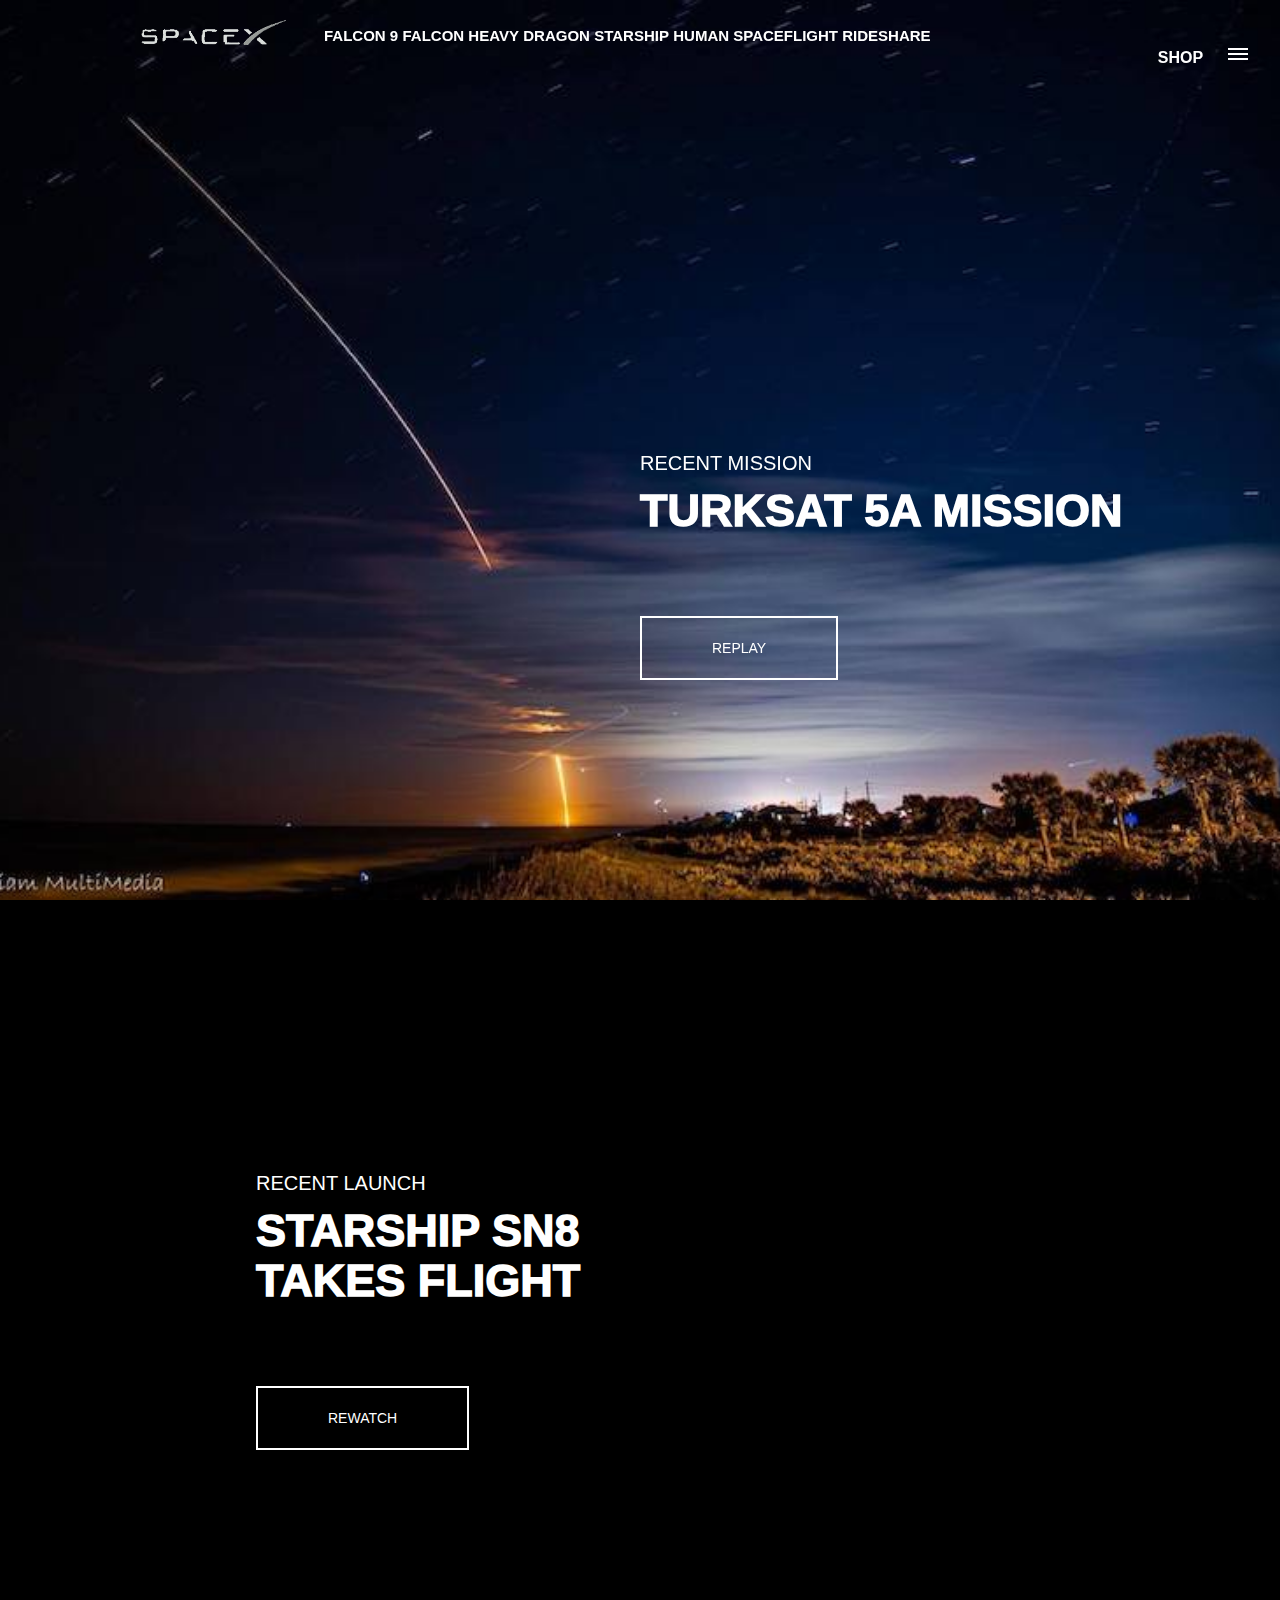
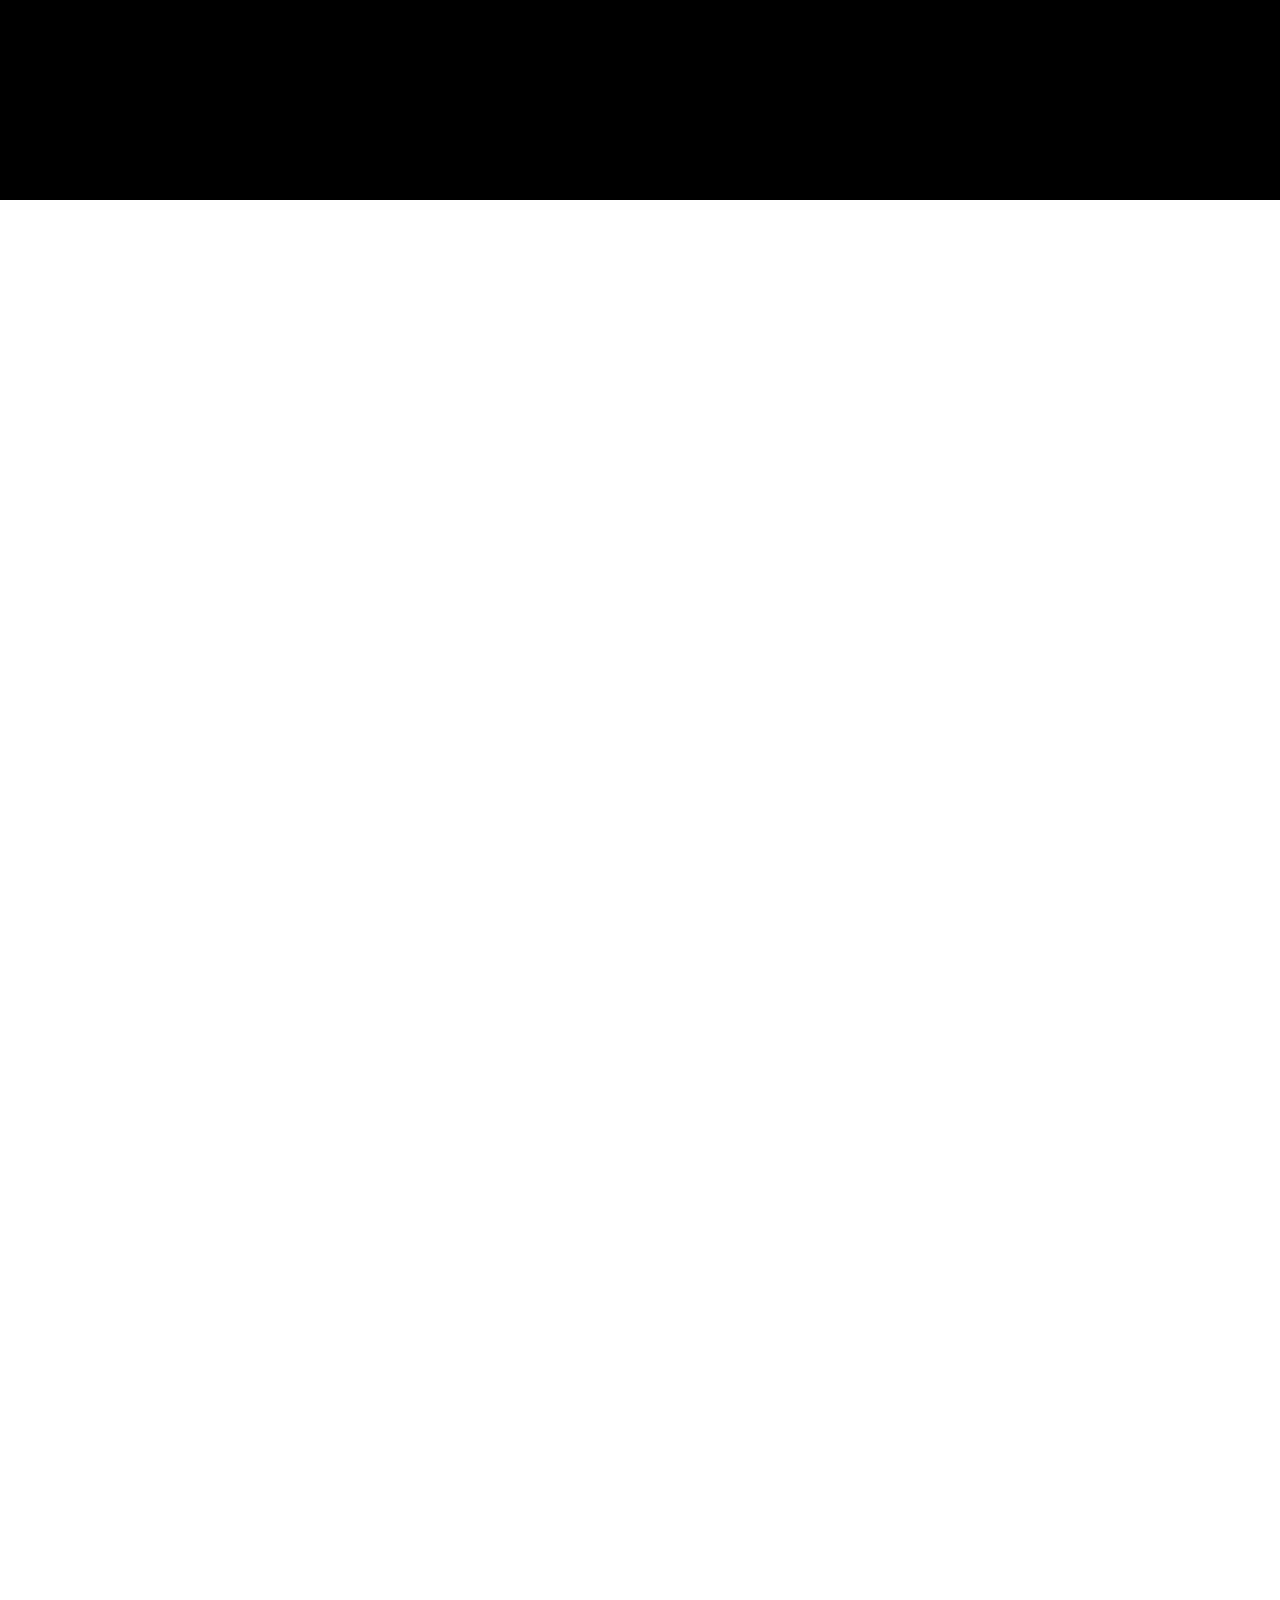
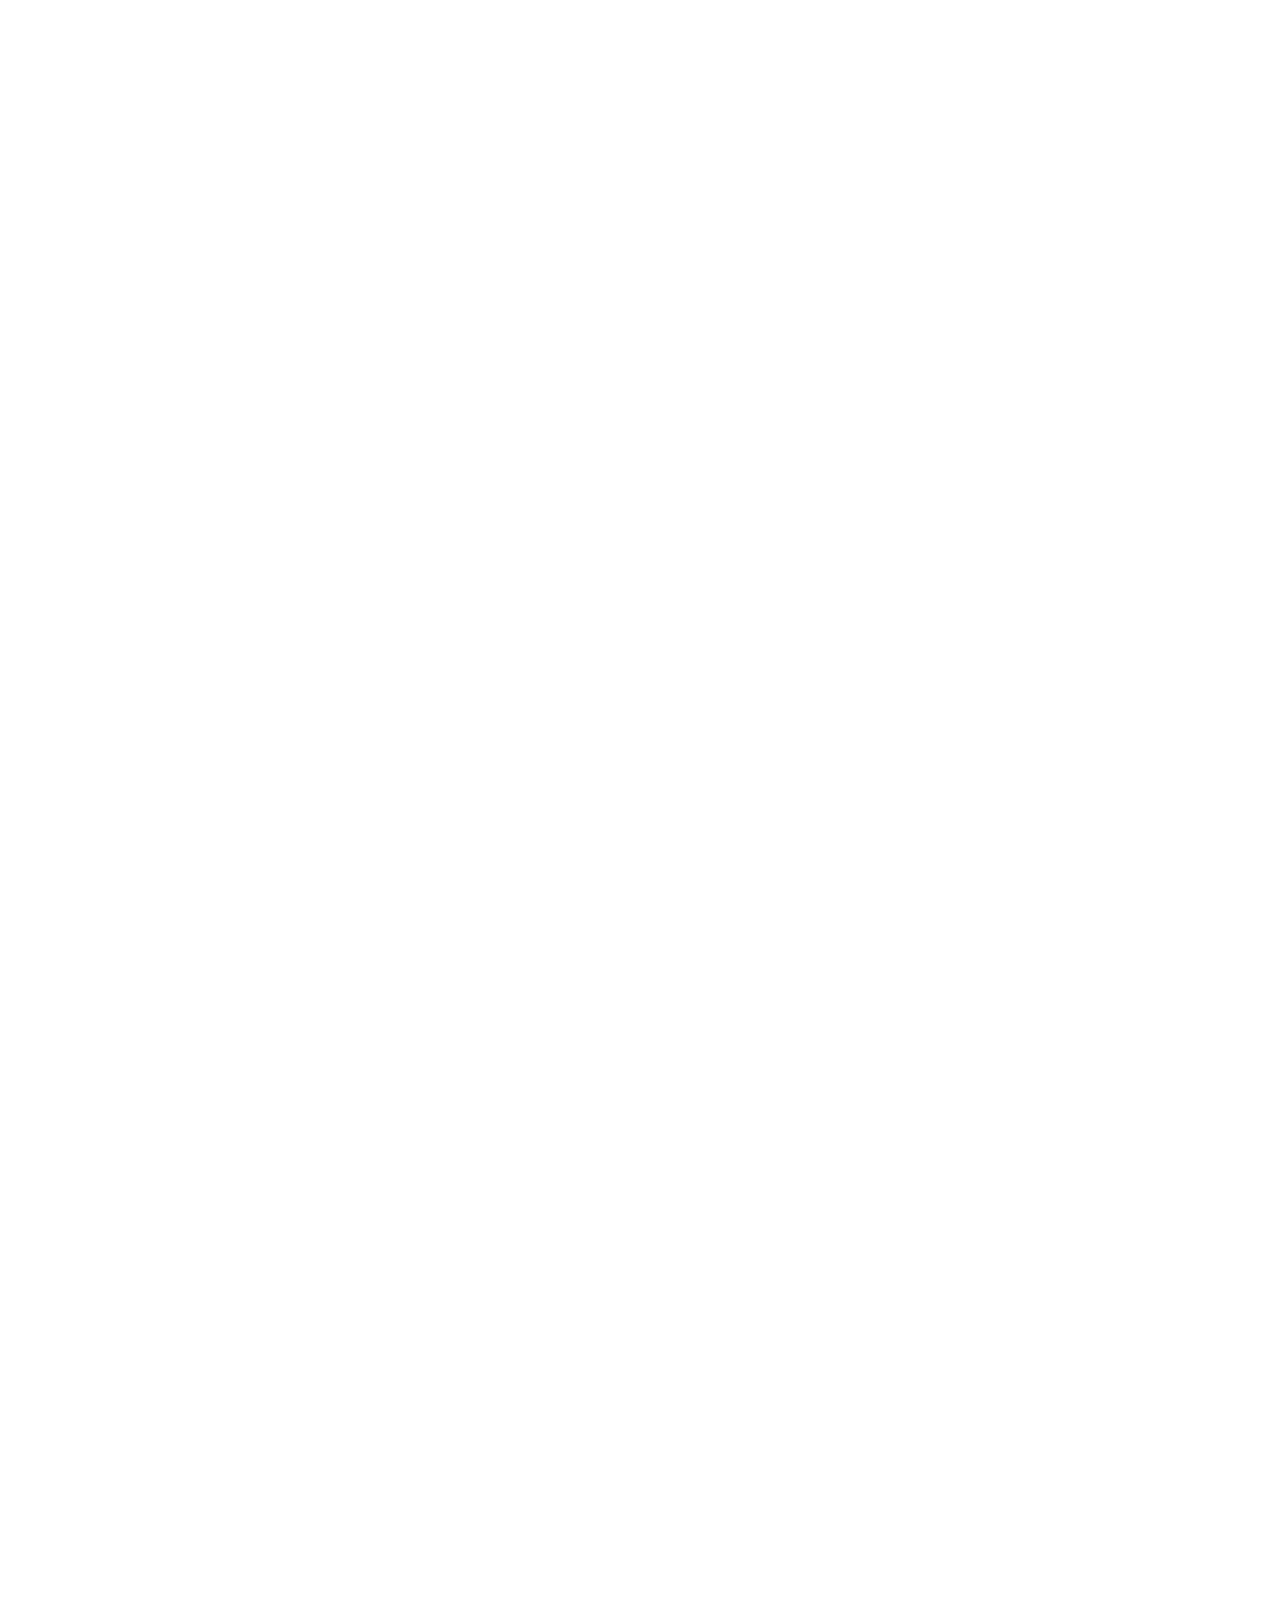
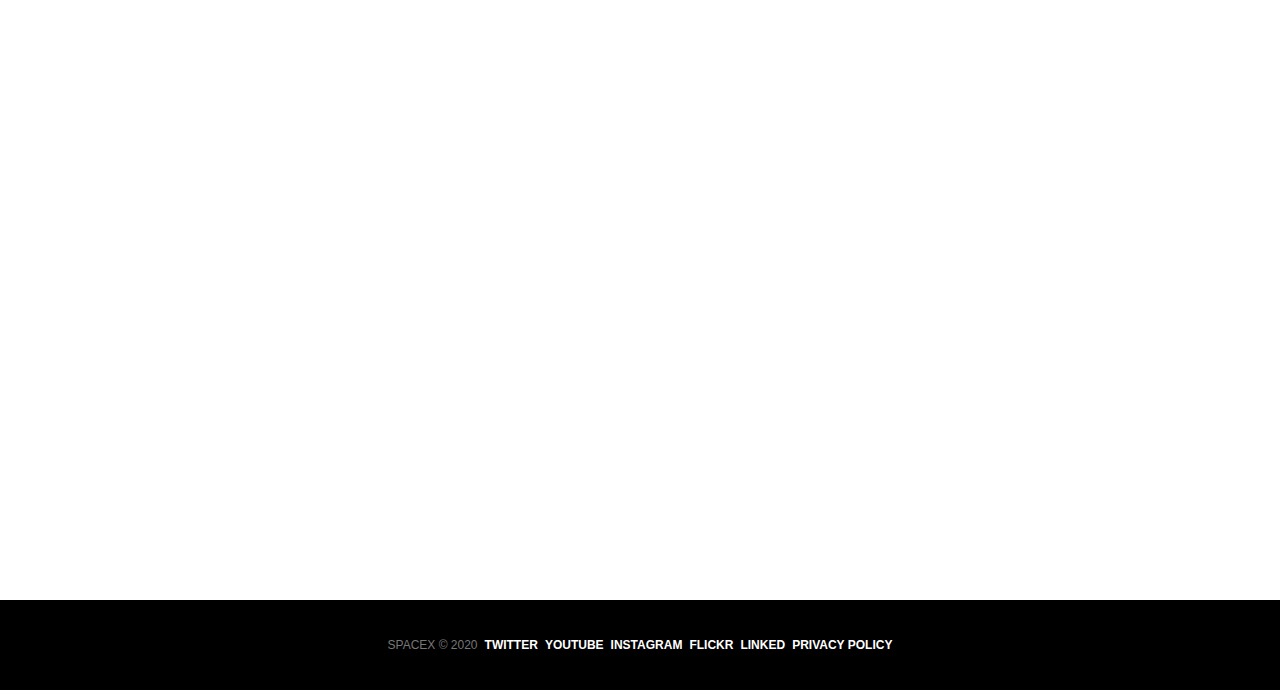
<file: index.html>
<!DOCTYPE html>
<html lang="en">
<head>
  <meta charset="UTF-8">
  <meta name="viewport" content="width=device-width, initial-scale=1.0">
  <title>SpaceX look-alike page</title>
  <link rel="stylesheet" href="./style.css">
</head>
<body>
    
<!-- Section One -->

  <div class="bg1">
    
    <div id="nav-scroll">
      <div class="page-header">
        <div class="placement"></div>

        <nav>
          <div id="logo"><img src="./img/transparent_logo.png" alt="SpaceX logo"></div>
          <ul class="nav-bar">
            <li><a href="#">FALCON 9</a></li>            
            <li><a href="#">FALCON HEAVY</a></li>
            <li><a href="#">DRAGON</a></li>
            <li><a href="#">STARSHIP</a></li>
            <li><a href="#">HUMAN SPACEFLIGHT</a></li>
            <li><a href="#">RIDESHARE</a></li>
          </ul>
        </nav>

        <div id="burger-place">
            <li class="shop"><a href="#">SHOP</a></li>          
          <div class="burger">
            <div></div>
            <div></div>
            <div></div>
          </div>          
        </div>
      </div>
    </div>

    <div class="whole">
      <div class="flex-row"></div>
      <div class="flex-row">           
        <div class="flex-col"></div>
        <div class="flex-col">
          <section class="notes-one">
            <div class="title">RECENT MISSION</div>
            <div class="content">TURKSAT 5A MISSION</div>
            <button class="re">REPLAY</button>
          </section>
        </div>
      </div>
    </div>
  </div>    

<!-- Section two -->

  <div class="vid-bg">
    <video src="https://www.spacex.com/media/SN8_Website_03.mp4" autoplay loop>
      <source src="movie.mp4" type="video/mp4">
    </video>
      <div id="text-overlay" class="notes-two">
        <div class="title">RECENT LAUNCH</div>
        <div class="content">STARSHIP SN8 <br> TAKES FLIGHT</div>
        <button class="re">REWATCH</button>
      </div>
  </div>

<!-- Section three -->

  <div class="bg3">
    <div class="notes-three">
      <div class="par-title">CREW-1 MISSION</div>
      <div class="par">Watch the Crew-1 mission from the beginning</div>
      <button class="re">LEARN MORE</button>
    </div>
  </div>

<!-- Section four -->

  <div class="bg4">
    <div class="notes-four">
      <div class="par-title">DRAGON DOCKING SIMULATOR</div>
      <div class="par">Dragon is designed to autonomously dock and undock with the <br> International Space Station. However, the crew can take manual control <br> of the spacecraft if necessary.</div>
      <button type="button" class="re">TRY NOW</button>
    </div>
  </div>

<!-- Section five -->

  <div class="bg5">
    <div class="notes-five">
      <div class="par-title">STARSHIP</div>
      <div class="par">Starship is SpaceX’s fully reusable transportation system designed to <br> carry both crew and cargo to the Earth’s orbit, the Moon, Mars, and <br> beyond.</div>
      <button type="button" class="re">LEARN MORE</button>
    </div>
  </div>

<!-- Section six -->

  <div class="bg6">
    <div class="notes-six">
      <div class="par">05/01/20</div>
      <div class="par-title">NASA SELECTS<br>LUNAR OPTIMIZED<br>STARSHIP</div>
      <div class="par">NASA selected SpaceX to develop a lunar optimized Starship to transport<br>crew between lunar orbit and the surface of the Moon as part of NASA’s<br>Artemis program.</div>
      <button type="button" class="re">LEARN MORE</button>
    </div>
  </div>

<!-- Footer -->
  <footer>
    <div class="spacing"></div>
      <ul id="footer">
        <li class="cw">SPACEX &#169; 2020</li>
        <li class="txt">TWITTER</li>
        <li class="txt">YOUTUBE</li>
        <li class="txt">INSTAGRAM</li>
        <li class="txt">FLICKR</li>
        <li class="txt">LINKED</li>
        <li class="txt">PRIVACY POLICY</li>
      </ul>
    <div class="spacing"></div>
  </footer>     



</body>
</html>
</file>
<file: style.css>
html, body{
  margin: 0;
  color: #fff;
  font: 16px/26px Arial,Verdana,sans-serif;;
}

body{
  width: 100vw;
  display: flex;
  flex-direction: column;
}

ul{
  list-style-type: none;
  display: flex;
  /* flex-wrap: wrap; */
  justify-content: space-evenly;
  margin: 10px;
  padding: 0;
}

li{
  list-style: none;
}

li a{
  text-decoration: none;
  color: #fff;
}
a{
  cursor: pointer;
}

footer{
  display: flex;
  justify-content: center;
  background-color: #000;
}

.flex-row{
  width: 50%;
  display: flex;
  justify-content: space-evenly;
}

.flex-col{
  height: 50%;
  display: flex;
  flex-direction: column;
  justify-content: center;
  align-items: center;
}

.whole{
  width: 100vw;
  height: 100vh;
}

#nav-scroll{
  width: 100vw;
  position: fixed;
}

.placement{
  width: 5%;
}

.page-header{
  display: flex;
}

.page-header nav{
  width: 79%;
  display: flex;
  flex-wrap: wrap;
  justify-content: flex-start;
  align-items: center;
  margin-left: 50px;
}

#logo img{
  width: 200px;
  height: 50px;
  background-color: transparent;
}

.page-header ul{
  width: 60%;
  font-size: 15px;
  font-weight: bolder;
  display: flex;
  justify-content: space-between;
}



#burger-place{
  width: 10%;
  font-weight: bolder;
  display: flex;
  justify-content: flex-end;
  margin-top: 45px;
}

.shop{
  margin-right: 25px;
}

.burger{
  margin-right: 5px;
}

.burger div {
  width: 20px;
  height: 2px;
  background-color: #fff;
  margin: 3px 0;
}



.bg1{
  position: relative;
  width: 100vw;
  height: 100vh;
  background-image: url(./img/spacex.jpg);
  background-position: center;
  background-repeat: no-repeat;
  background-attachment: fixed;
  background-size: cover;
}


.notes-one{
  position: absolute;
  top: 50vh;
  left: 50vw;
}

.title{
  display: flex;
  font-size: 20px;
  opacity: 1;
  visibility: inherit;
  margin-bottom: 10px;
}

.content{
  display: flex;
  font-size: 45px;
  font-weight: 1000;
  opacity: 1;
  visibility: inherit;
  line-height: 50px;
  margin-bottom: 40px;
}

button{
  cursor: pointer;
}

.re{
  font-size: 14px;
  text-decoration: none;
  color: #fff;
  border: 2px solid #fff;
  background-color: transparent;
  padding: 22px 70px;
  margin-top: 40px;
}

.test{
  margin-top: 500px;
}

.re:link, .re:visited{
  text-decoration: none;
  border: 2px solid white;
  padding: 10px 20px;
  text-align: center;
}

.re:hover, .re:active{
  background-color: white;
  color: black;
}












/* .bg2{
  width: 100vw;
  height: 100vh;
  background-image: url(./img/second_img.jpeg);
  background-position: center;
  background-repeat: no-repeat;
  background-size: cover;
} */

.vid-bg{
  position: relative;
  height: 100vh;
  margin: 0;
  padding: 0;
  background-color: #000;
  background-position: center center;
  background-repeat: no-repeat;
  background-size: cover;
  z-index: -5;
}

#text-overlay{
  position: absolute;
  z-index: 135;
}

.notes-two{
  position: relative;
  top: 30vh;
  left: 20vw;
}

.bg3{
  position: relative;
  width: 100vw;
  height: 100vh;
  background-image: url(./img/crew.jpg);
  background-position: center;
  background-repeat: no-repeat;
  background-attachment: fixed;
  background-size: cover;
}

.notes-three{
  position: absolute;
  bottom: 20vh;
  left: 20vw;
}

.par-title{
  display: flex;
  font-size: 45px;
  font-weight: 1000;
  opacity: 1;
  visibility: inherit;
  line-height: 50px;
  margin-bottom: 40px;
}


.par{
  font-size: 18px;
}


.bg4{
  position: relative;
  width: 100vw;
  height: 100vh;
  background-image: url(./img/dragon-docking-simulator.jpg);
  background-position: center;
  background-repeat: no-repeat;
  background-attachment: fixed;
  background-size: cover;
}

.notes-four{
    position: absolute;
    bottom: 10vh;
    left: 20vw;
}



.bg5{
  position: relative;
  width: 100vw;
  height: 100vh;
  background-image: url(./img/starship.jpg);
  background-position: center top;
  background-repeat: no-repeat;
  background-attachment: fixed;
  background-size: cover;
}

.notes-five{
  position: absolute;
  top: 10vh;
  left: 20vw;
}




.bg6{
  position: relative;
  width: 100vw;
  height: 100vh;
  background-image: url(./img/lunar-starship.jpg);
  background-position: center top;
  background-repeat: no-repeat;
  background-attachment: fixed;
  background-size: cover;
}

.notes-six{
  position: absolute;
  top: 20vh;
  right: 15vw;
}


#footer{
  display: flex;
  flex-direction: row;
  justify-content: space-around;
  align-items: center;
  margin: 0;
  height: 10vh;
  width: 40%;
}

.cw{
  font-size: 12px;
  color: #777;
}

.txt{
  font-size: 12px;
  font-weight: 700;
  cursor: pointer;
}

/* .spacing{
  display: flex;
  width: 10%;
} */
</file>
